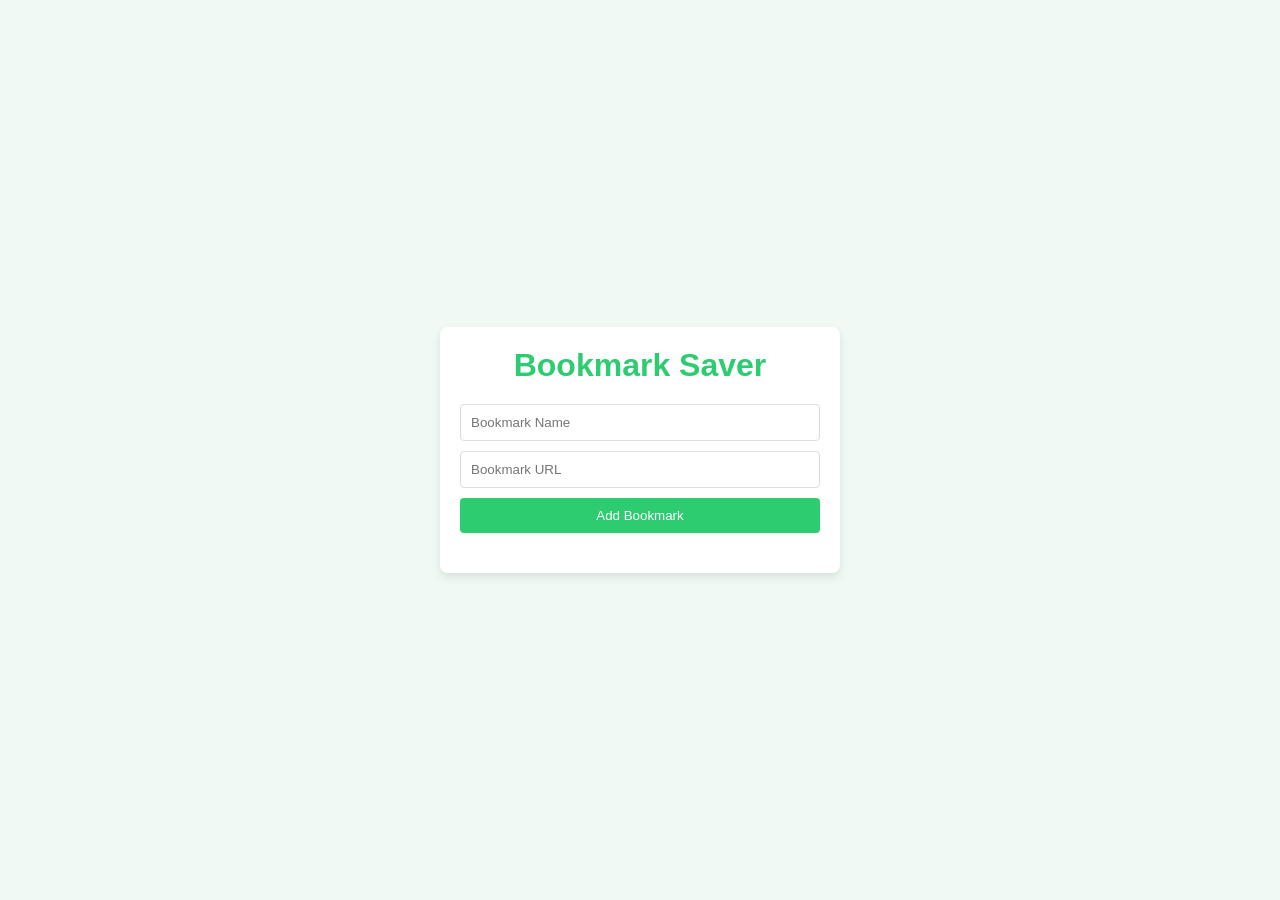
<file: bookmaker/index.html>
<!DOCTYPE html>
<html lang="en">
  <head>
    <meta charset="UTF-8" />
    <meta name="viewport" content="width=device-width, initial-scale=1.0" />
    <title>Bookmark Saver</title>
    <link rel="stylesheet" href="./style.css" />
  </head>
  <body>
    <div class="app-container">
      <h1>Bookmark Saver</h1>
      <div class="input-container">
        <input type="text" id="bookmark-name" placeholder="Bookmark Name" />
        <input type="url" id="bookmark-url" placeholder="Bookmark URL" />
        <button id="add-bookmark">Add Bookmark</button>
      </div>

      <ul id="bookmark-list"></ul>
    </div>

    <script src="./script.js"></script>
  </body>
</html>
</file>
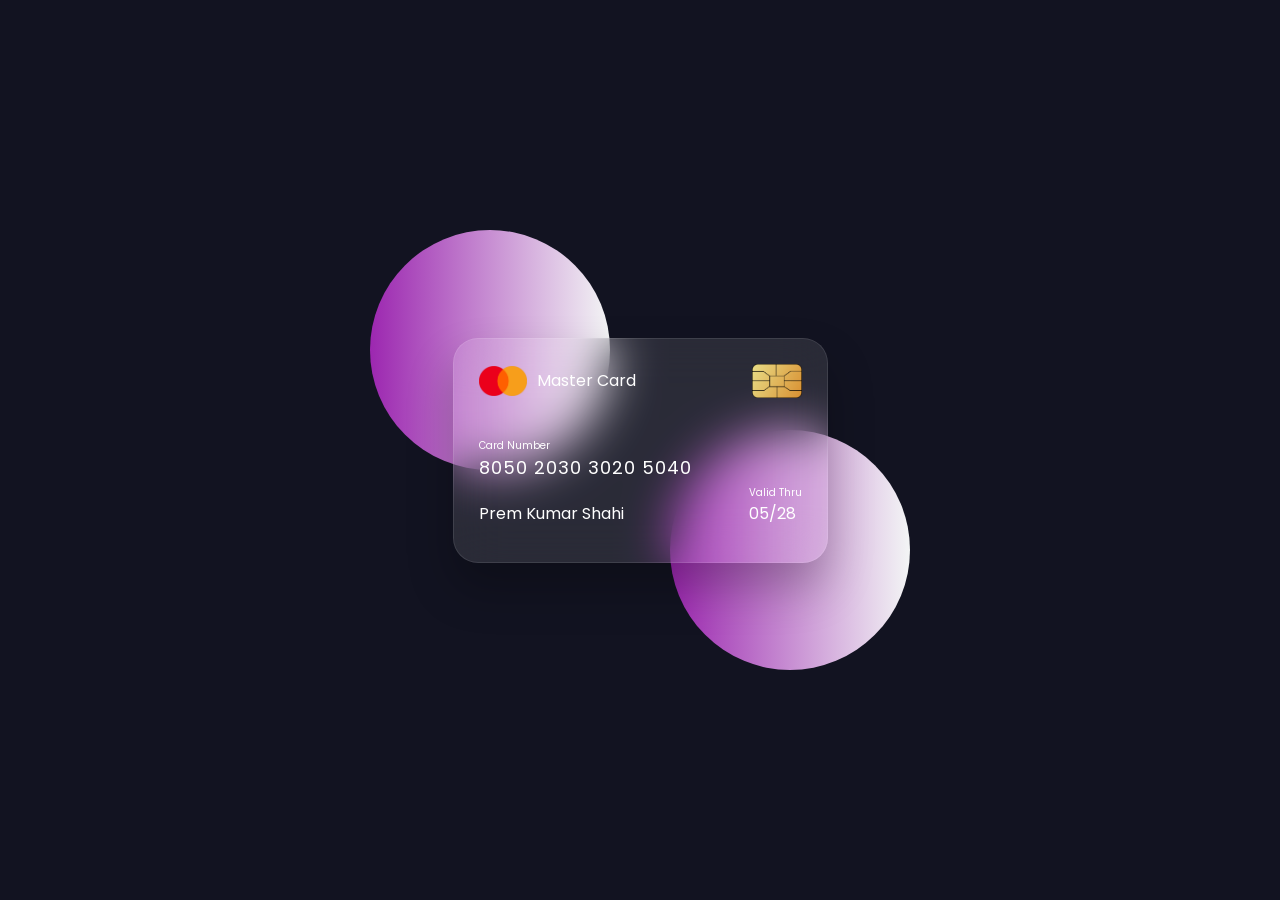
<file: card project/index.html>
<!DOCTYPE html>
<html lang="en">

<head>
  <meta charset="UTF-8" />
  <meta name="viewport" content="width=device-width, initial-scale=1.0" />
  <title>Flipping Card UI Design</title>
  <link rel="stylesheet" href="./style.css" />
</head>

<body>
  <section>
    <div class="container">
      <div class="card front-face">
        <header>
          <span class="logo">
            <img src="./images/logo.png" alt="" />
            <h5>Master Card</h5>
          </span>
          <img src="images/chip.png" alt="" class="chip" />
        </header>

        <div class="card-details">
          <div class="name-number">
            <h6>Card Number</h6>
            <h5 class="number">8050 2030 3020 5040</h5>
            <h5 class="name">Prem Kumar Shahi</h5>
          </div>

          <div class="valid-date">
            <h6>Valid Thru</h6>
            <h5>05/28</h5>
          </div>
        </div>
      </div>

      <div class="card back-face">
        <h6>
          For customer service call +977 4343 3433 or email at
          mastercard@gmail.com
        </h6>
        <span class="magnetic-strip"></span>
        <div class="signature"><i>005</i></div>
        <h5>
          Lorem ipsum dolor sit amet, consectetur adipisicing elit. Officia
          maiores sed doloremque nesciunt neque beatae voluptatibus doloribus.
          Libero et quis magni magnam nihil temporibus? Facere consectetur
          dolore reiciendis et veniam.
        </h5>
      </div>
    </div>
  </section>
</body>

</html>
</file>
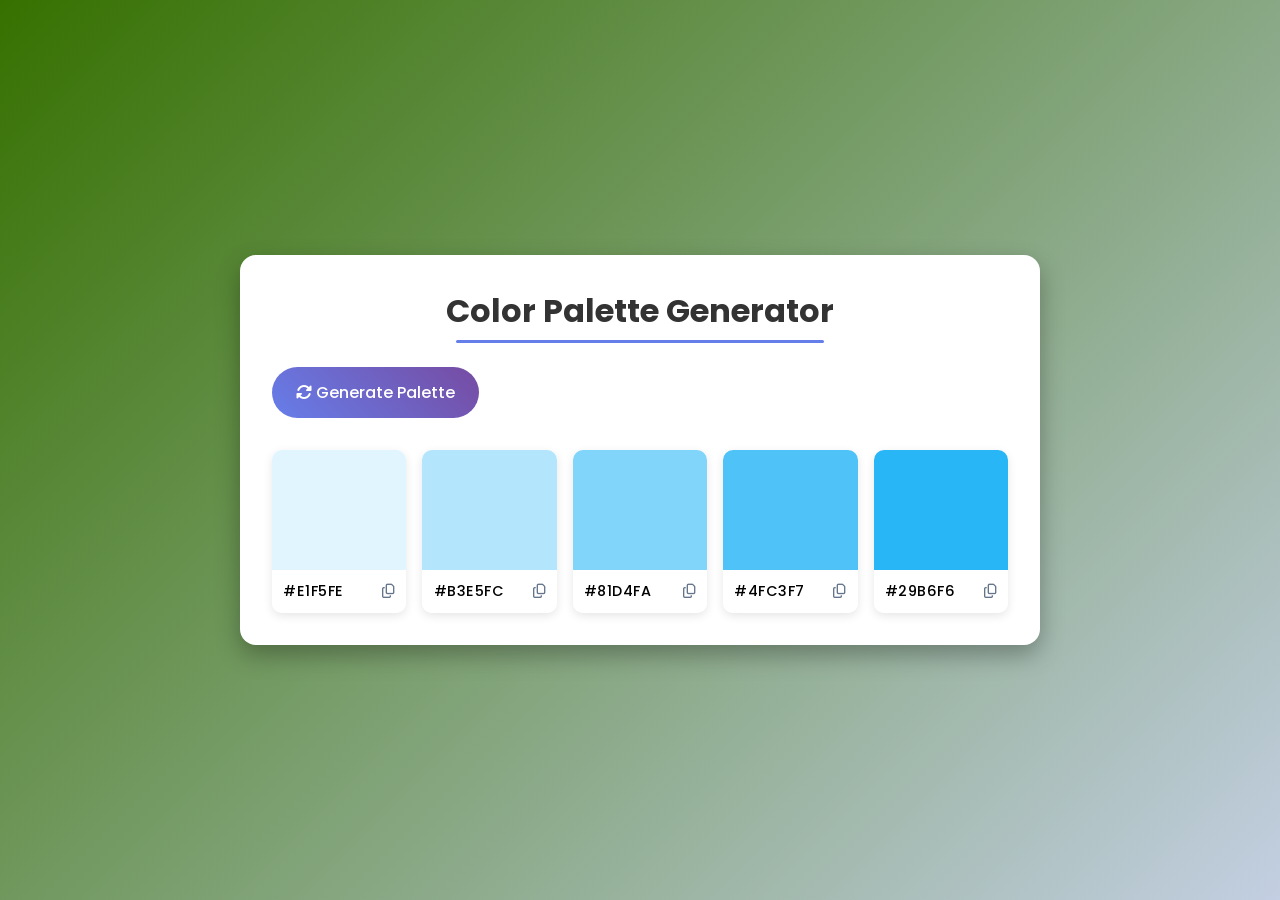
<file: colorgenerator/index.html>
<!DOCTYPE html>
<html lang="en">
  <head>
    <meta charset="UTF-8" />
    <meta name="viewport" content="width=device-width, initial-scale=1.0" />
    <title>Color Palette Generator</title>
    <link
      rel="stylesheet"
      href="https://cdnjs.cloudflare.com/ajax/libs/font-awesome/6.7.2/css/all.min.css"
      integrity="sha512-Evv84Mr4kqVGRNSgIGL/F/aIDqQb7xQ2vcrdIwxfjThSH8CSR7PBEakCr51Ck+w+/U6swU2Im1vVX0SVk9ABhg=="
      crossorigin="anonymous"
      referrerpolicy="no-referrer"
    />
    <link rel="stylesheet" href="./style.css" />
  </head>
  <body>
    <div class="container">
      <h1>Color Palette Generator</h1>

      <button id="generate-btn">
        <i class="fas fa-sync-alt"></i>
        Generate Palette
      </button>

      <div class="palette-container">
        <!-- COLOR BOX 1 -->
        <div class="color-box">
          <div class="color" style="background-color: #e1f5fe"></div>
          <div class="color-info">
            <span class="hex-value">#E1F5FE</span>
            <i class="far fa-copy copy-btn" title="Copy to clipboard"></i>
          </div>
        </div>
        <!-- COLOR BOX 2 -->
        <div class="color-box">
          <div class="color" style="background-color: #b3e5fc"></div>
          <div class="color-info">
            <span class="hex-value">#B3E5FC</span>
            <i class="far fa-copy copy-btn" title="Copy to clipboard"></i>
          </div>
        </div>
        <!-- COLOR BOX 3 -->
        <div class="color-box">
          <div class="color" style="background-color: #81d4fa"></div>
          <div class="color-info">
            <span class="hex-value">#81D4FA</span>
            <i class="far fa-copy copy-btn" title="Copy to clipboard"></i>
          </div>
        </div>
        <!-- COLOR BOX 4 -->
        <div class="color-box">
          <div class="color" style="background-color: #4fc3f7"></div>
          <div class="color-info">
            <span class="hex-value">#4FC3F7</span>
            <i class="far fa-copy copy-btn" title="Copy to clipboard"></i>
          </div>
        </div>
        <!-- COLOR BOX 5 -->
        <div class="color-box">
          <div class="color" style="background-color: #29b6f6"></div>
          <div class="color-info">
            <span class="hex-value">#29B6F6</span>
            <i class="far fa-copy copy-btn" title="Copy to clipboard"></i>
          </div>
        </div>
      </div>
    </div>

    <script src="./script.js"></script>
  </body>
</html>
</file>
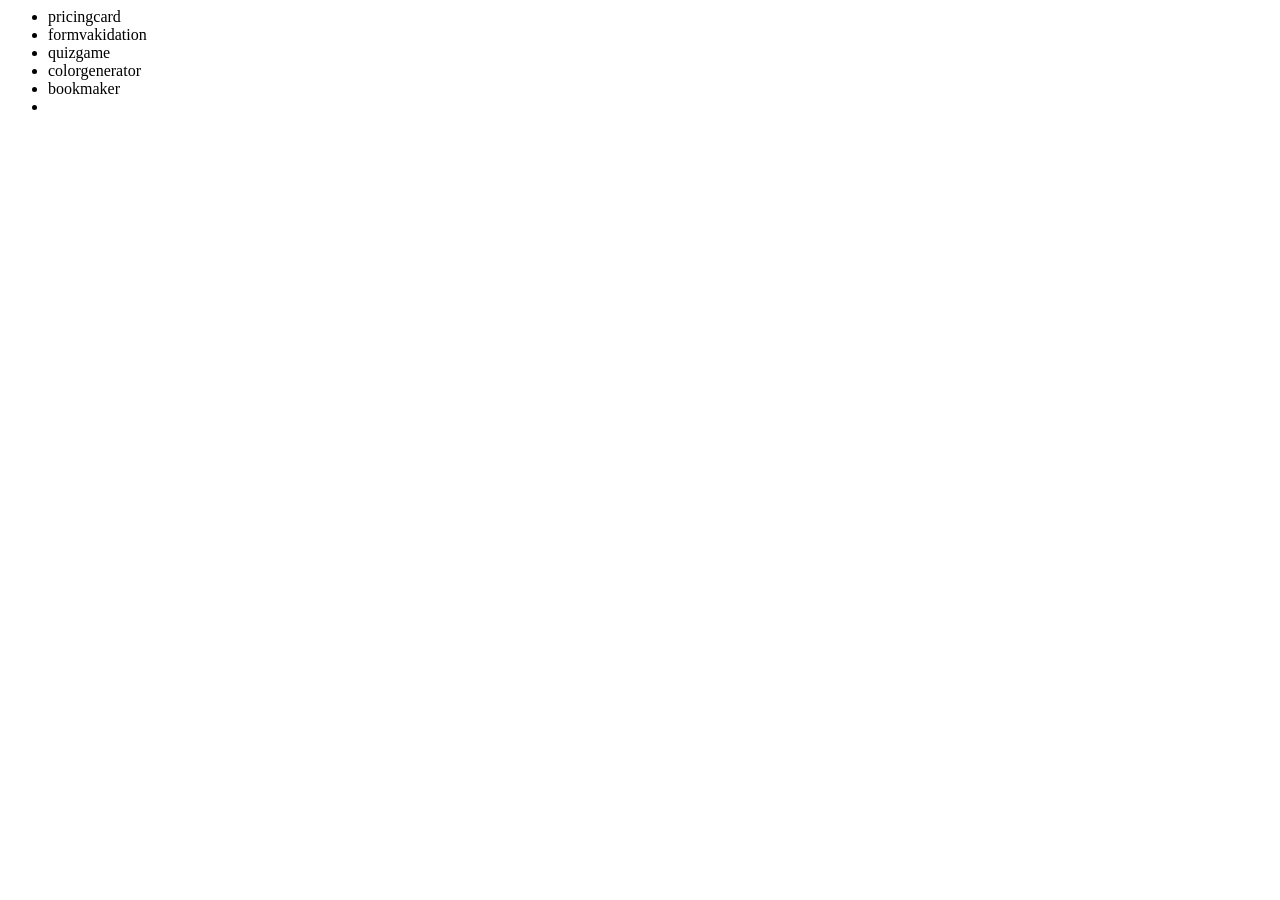
<file: dov/index.html>
<html lang="en">
<head>
    <meta charset="UTF-8">
    <meta name="viewport" content="width=device-width, initial-scale=1.0">
    <title>Document</title>
</head>
<body>
    <div>
        <ul>
            <li>pricingcard</li>
            <li>formvakidation</li>
            <li>quizgame</li>
            <li>colorgenerator</li>
            <li>bookmaker</li>
            <li></li>

        </ul>
    </div>
</body>
</html>
</file>
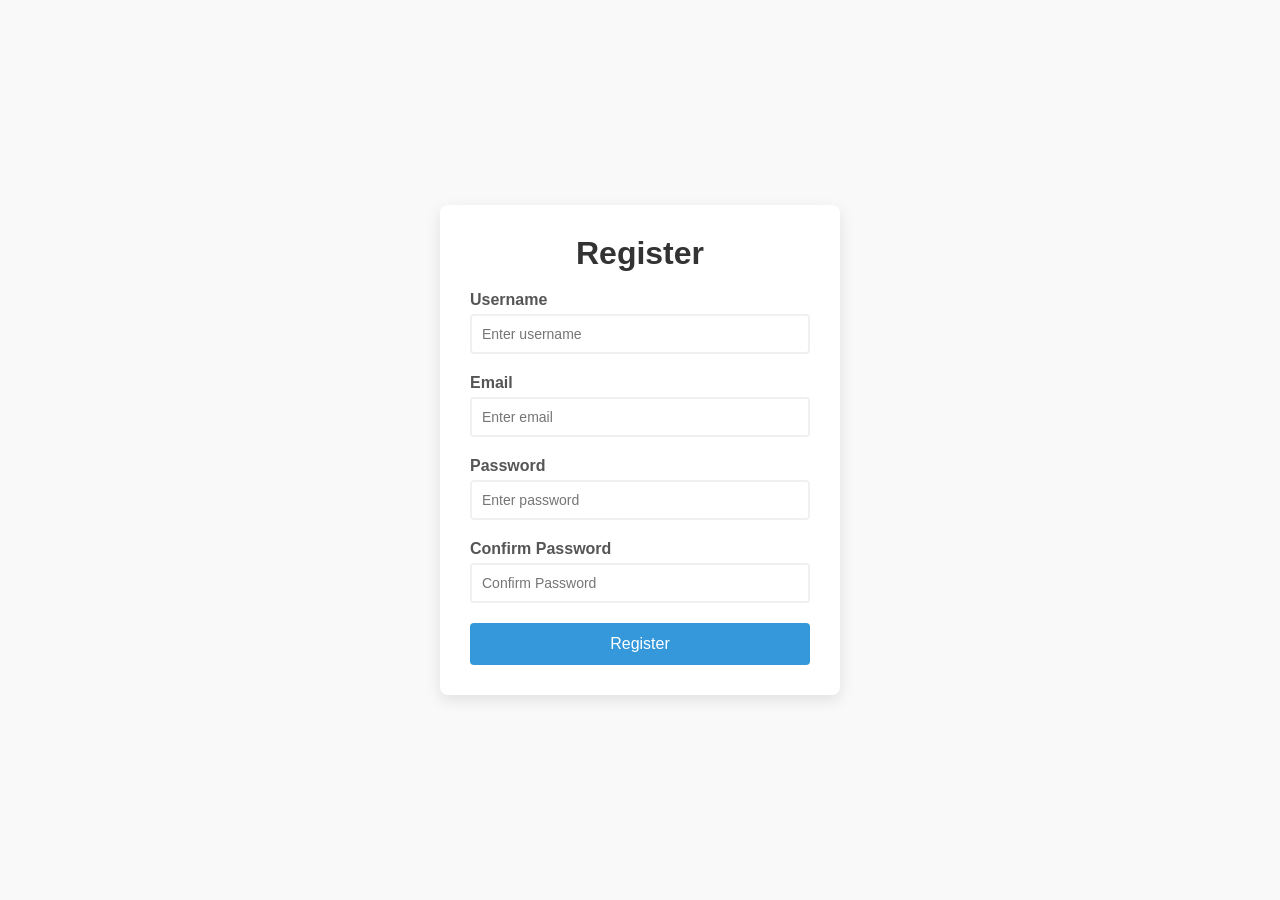
<file: formvalidation/index.html>
<!DOCTYPE html>
<html lang="en">
  <head>
    <meta charset="UTF-8" />
    <meta name="viewport" content="width=device-width, initial-scale=1.0" />
    <title>Form Validator</title>
    <link rel="stylesheet" href="./style.css" />
  </head>
  <body>
    <div class="container">
      <form id="registration-form">
        <h1>Register</h1>

        <!-- username -->
        <div class="form-group">
          <label for="username">Username</label>
          <input type="text" id="username" placeholder="Enter username" />
          <small></small>
        </div>
        <!-- email -->
        <div class="form-group">
          <label for="email">Email</label>
          <input type="email" id="email" placeholder="Enter email" />
          <small></small>
        </div>
        <!-- password -->
        <div class="form-group">
          <label for="password">Password</label>
          <input type="password" id="password" placeholder="Enter password" />
          <small></small>
        </div>
        <!-- confirm password -->
        <div class="form-group">
          <label for="confirmPassword">Confirm Password</label>
          <input type="password" id="confirmPassword" placeholder="Confirm Password" />
          <small></small>
        </div>
        <!-- submit btn -->
        <button type="submit">Register</button>
      </form>
    </div>

    <script src="./script.js"></script>
  </body>
</html>
</file>
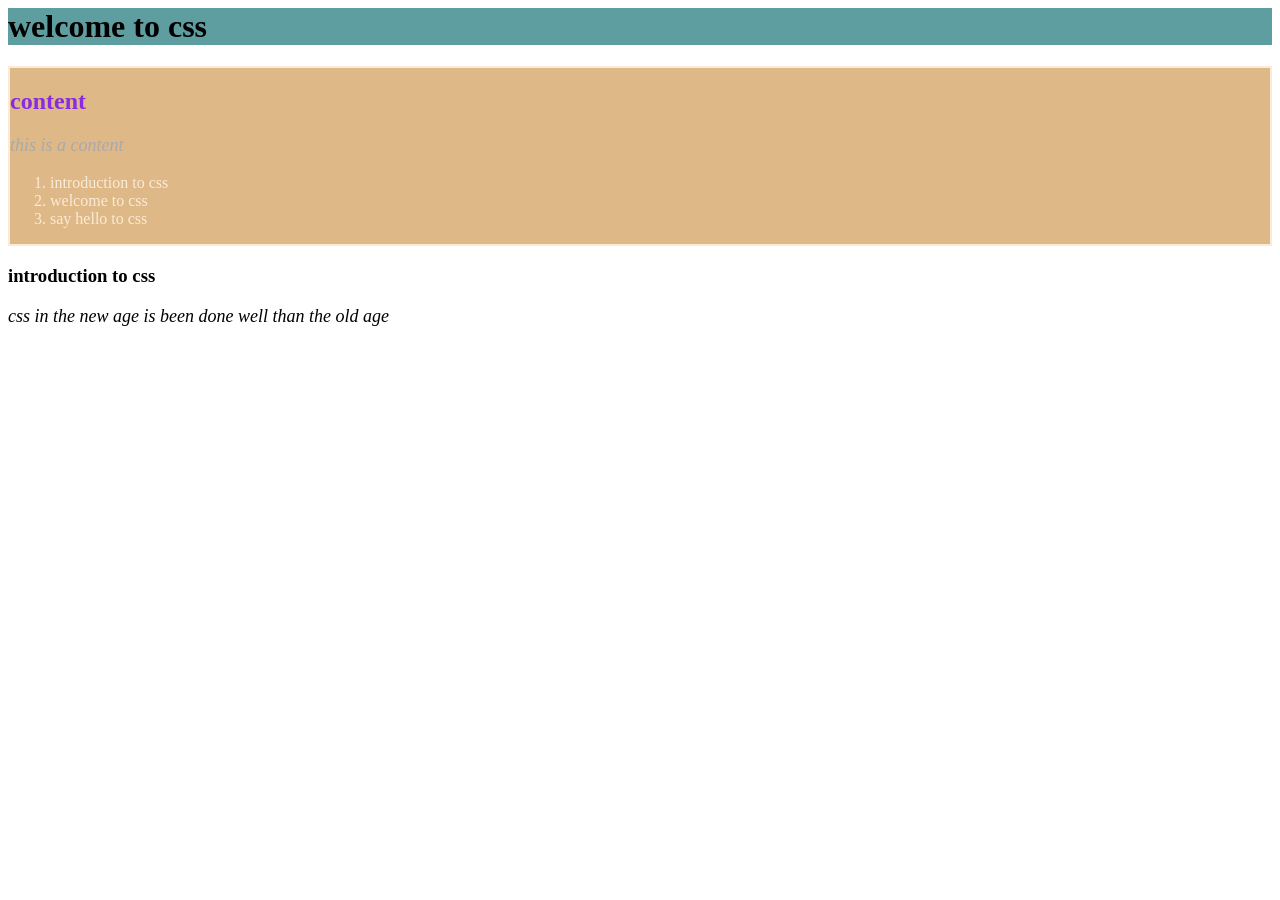
<file: linking-css-to-html/index.html>
<html lang="en">
<head>
    <meta charset="UTF-8">
    <meta name="viewport" content="width=device-width, initial-scale=1.0">
    <link rel="stylesheet" href="./css/stle.css">
    <style>
        section{
            color: antiquewhite;
            background-color: burlywood;
           border: 2px solid; 
        }
        p{
            font-size: large;
            font-style: italic;
        }
    </style>
    <title>Document</title>
</head>
<body>
    <h1 style="background-color: cadetblue;">welcome to css</h1>
    <section>
        <h2>content</h2>
        <p style="color: darkgray;">this is a content</p>
        <ol>
            <li>introduction to css</li>
            <li> welcome to css</li>
            <li>say hello to css</li>
        </ol>
    </section>
    <article>
        <h3 id="intro-id">introduction to css</h3>
        <p class="intro-clsss-p"> css in the new age is been done well than the old age</p>
    </article>
</body>
</html>
</file>
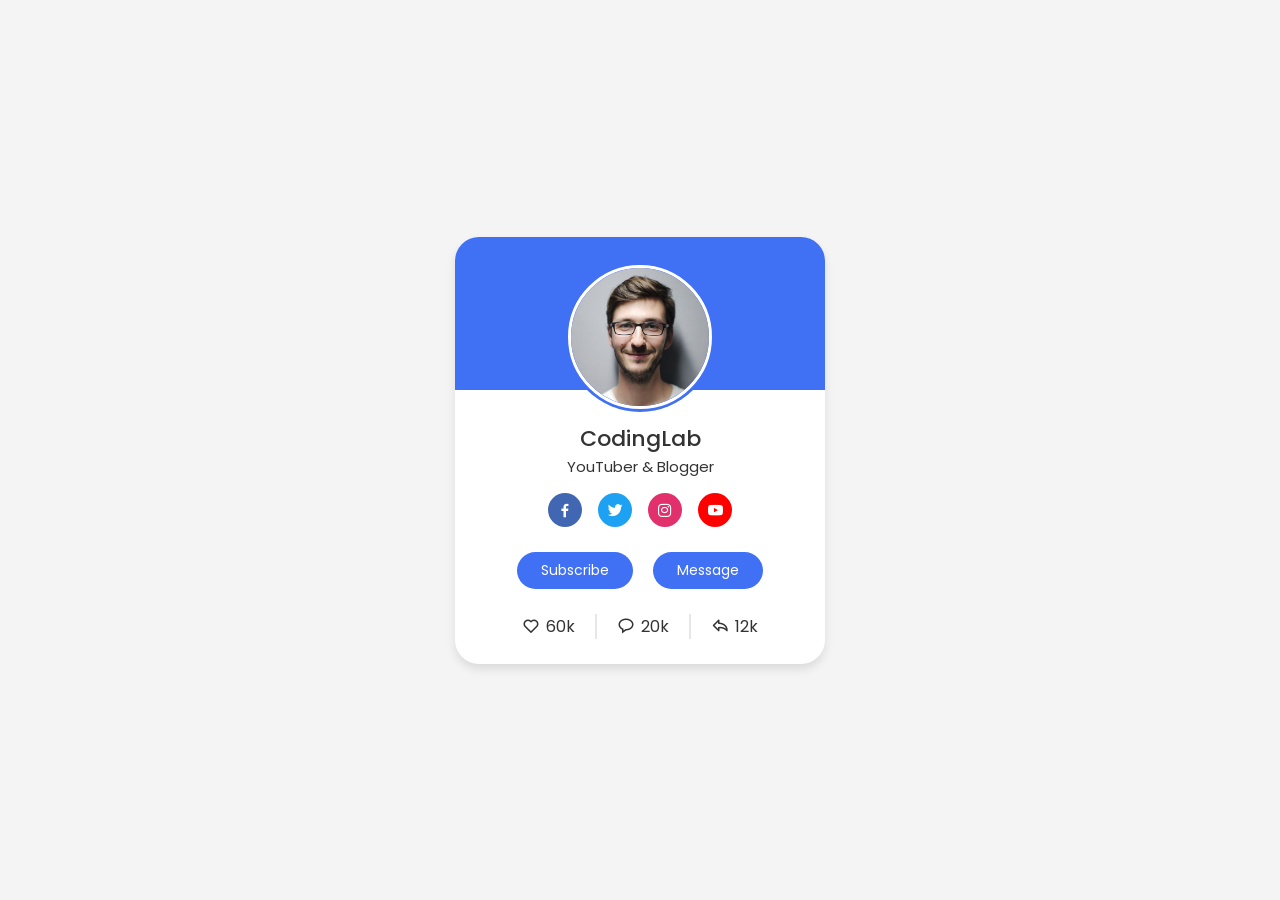
<file: profile card/index.html>
<!DOCTYPE html>
<html lang="en">

<head>
  <meta charset="UTF-8" />
  <meta http-equiv="X-UA-Compatible" content="IE=edge" />
  <meta name="viewport" content="width=device-width, initial-scale=1.0" />
  <title>Profile Card UI Design</title>
  <!-- CSS -->
  <link rel="stylesheet" href="./style.css" />
  <!-- Boxicons CSS -->
  <link href="https://unpkg.com/boxicons@2.1.2/css/boxicons.min.css" rel="stylesheet" />
</head>

<body>
  <div class="profile-card">
    <!-- Profile Image -->
    <div class="image">
      <img src="./profile.jpg" alt="Profile Image" class="profile-img" />
    </div>

    <!-- Profile Details -->
    <div class="text-data">
      <span class="name">CodingLab</span>
      <span class="job">YouTuber & Blogger</span>
    </div>

    <!-- Social Icons -->
    <div class="media-buttons">
      <a href="#" style="background: #4267b2" class="link">
        <i class="bx bxl-facebook"></i>
      </a>
      <a href="#" style="background: #1da1f2" class="link">
        <i class="bx bxl-twitter"></i>
      </a>
      <a href="#" style="background: #e1306c" class="link">
        <i class="bx bxl-instagram"></i>
      </a>
      <a href="#" style="background: #ff0000" class="link">
        <i class="bx bxl-youtube"></i>
      </a>
    </div>

    <!-- Subscribe and Message Buttons -->
    <div class="buttons">
      <button class="button">Subscribe</button>
      <button class="button">Message</button>
    </div>

    <!-- Analytics -->
    <div class="analytics">
      <div class="data">
        <i class="bx bx-heart"></i>
        <span class="number">60k</span>
      </div>
      <div class="data">
        <i class="bx bx-message-rounded"></i>
        <span class="number">20k</span>
      </div>
      <div class="data">
        <i class="bx bx-share"></i>
        <span class="number">12k</span>
      </div>
    </div>
  </div>
</body>

</html>
</file>
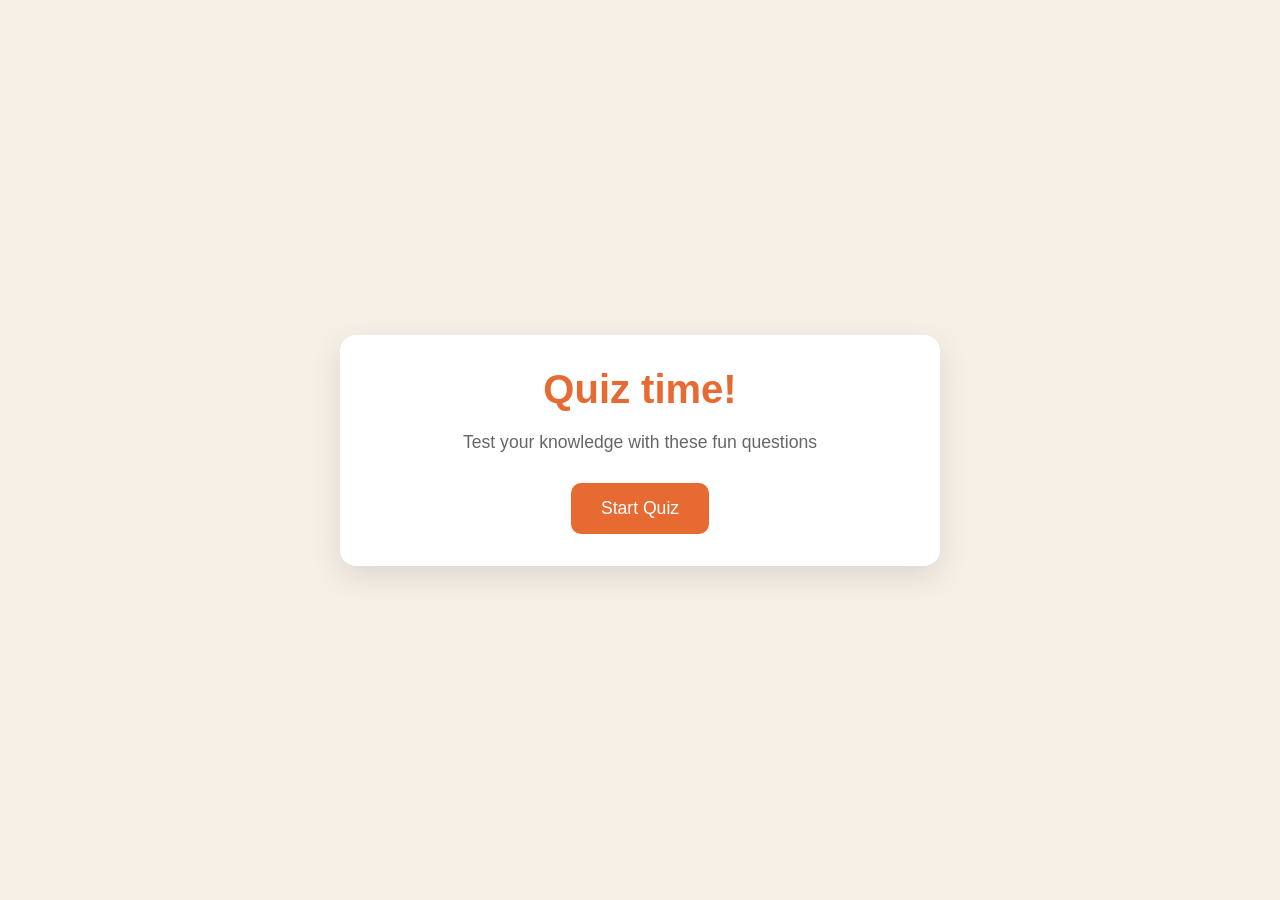
<file: quizgame/index.html>
<html lang="en">
<head>
    <meta charset="UTF-8">
    <meta name="viewport" content="width=device-width, initial-scale=1.0">
    <title>Quiz game</title>
    <link rel="stylesheet" href="./style.css">
</head>
<body>
    <div class="container">
        <div class="screen active" id="start-screen">
            <h1>Quiz time!</h1>
            <p>Test your knowledge with these fun questions</p>
            <button id="start-btn">Start Quiz</button>
        </div>

        <div class="screen" id="quiz-screen">
            <div class="quiz-header">
                <h2 id="question-text">Question goes here</h2>
                <div class="quiz-info">
                    <p>
                        Question <span id="current-question"></span> of <span>5</span>
                    </p>
                    <p>
                        Score: <span id="score">0</span>
                    </p>
                </div>
            </div>

          <div id="answer-container" class="answer-container">
            <!-- amswer button will be insterted here from our js code later at some point  -->
          </div>  
          <div class="progress-bar">
            <div id="progress" class="progress"></div>

          </div>
        </div>

        <div id="result-screen" class="screen">
        <h1>Quiz results</h1>
        <div class="result-info">
            <p>you scored <span id="final-score"></span> out of <span id="max-score">5</span></p>

            <div id="result-massage">good job</div>
        </div>
        <button id="restart-btn">restart Quiz</button>
        </div>
    </div>
    <script src="./script.js"></script>
</body>
</html>
</file>
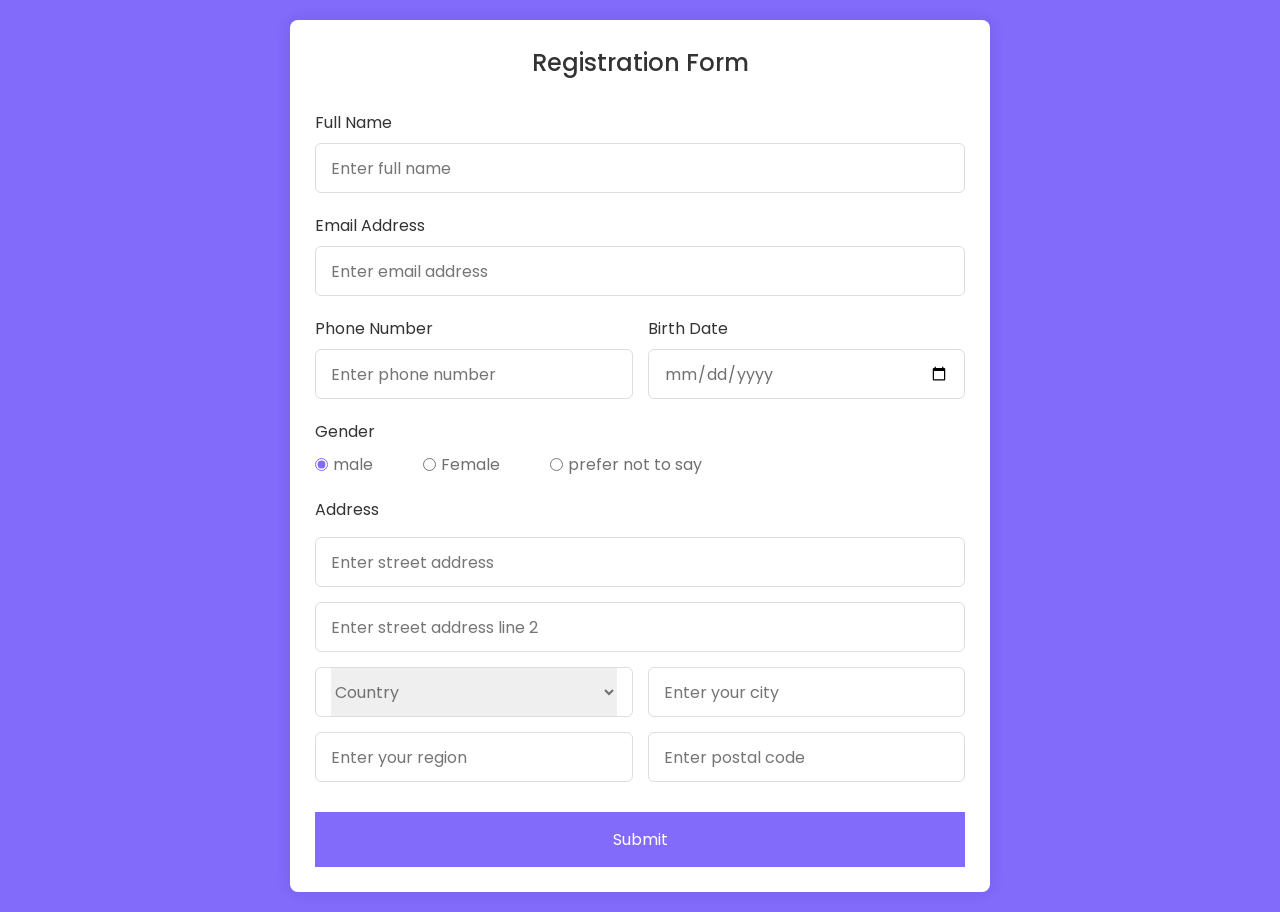
<file: registration form/index.html>
<!DOCTYPE html>
<!---Coding By CodingLab | www.codinglabweb.com--->
<html lang="en">
  <head>
    <meta charset="UTF-8" />
    <meta name="viewport" content="width=device-width, initial-scale=1.0" />
    <meta http-equiv="X-UA-Compatible" content="ie=edge" />
    <title>Registration Form in HTML CSS</title>
    <!---Custom CSS File--->
    <link rel="stylesheet" href="./style.css" />
  </head>
  <body>
    <section class="container">
      <header>Registration Form</header>
      <form action="#" class="form">
        <div class="input-box">
          <label>Full Name</label>
          <input type="text" placeholder="Enter full name" required />
        </div>

        <div class="input-box">
          <label>Email Address</label>
          <input type="text" placeholder="Enter email address" required />
        </div>

        <div class="column">
          <div class="input-box">
            <label>Phone Number</label>
            <input type="number" placeholder="Enter phone number" required />
          </div>
          <div class="input-box">
            <label>Birth Date</label>
            <input type="date" placeholder="Enter birth date" required />
          </div>
        </div>
        <div class="gender-box">
          <h3>Gender</h3>
          <div class="gender-option">
            <div class="gender">
              <input type="radio" id="check-male" name="gender" checked />
              <label for="check-male">male</label>
            </div>
            <div class="gender">
              <input type="radio" id="check-female" name="gender" />
              <label for="check-female">Female</label>
            </div>
            <div class="gender">
              <input type="radio" id="check-other" name="gender" />
              <label for="check-other">prefer not to say</label>
            </div>
          </div>
        </div>
        <div class="input-box address">
          <label>Address</label>
          <input type="text" placeholder="Enter street address" required />
          <input type="text" placeholder="Enter street address line 2" required />
          <div class="column">
            <div class="select-box">
              <select>
                <option hidden>Country</option>
                <option>America</option>
                <option>Japan</option>
                <option>India</option>
                <option>Nepal</option>
              </select>
            </div>
            <input type="text" placeholder="Enter your city" required />
          </div>
          <div class="column">
            <input type="text" placeholder="Enter your region" required />
            <input type="number" placeholder="Enter postal code" required />
          </div>
        </div>
        <button>Submit</button>
      </form>
    </section>
  </body>
</html>
</file>
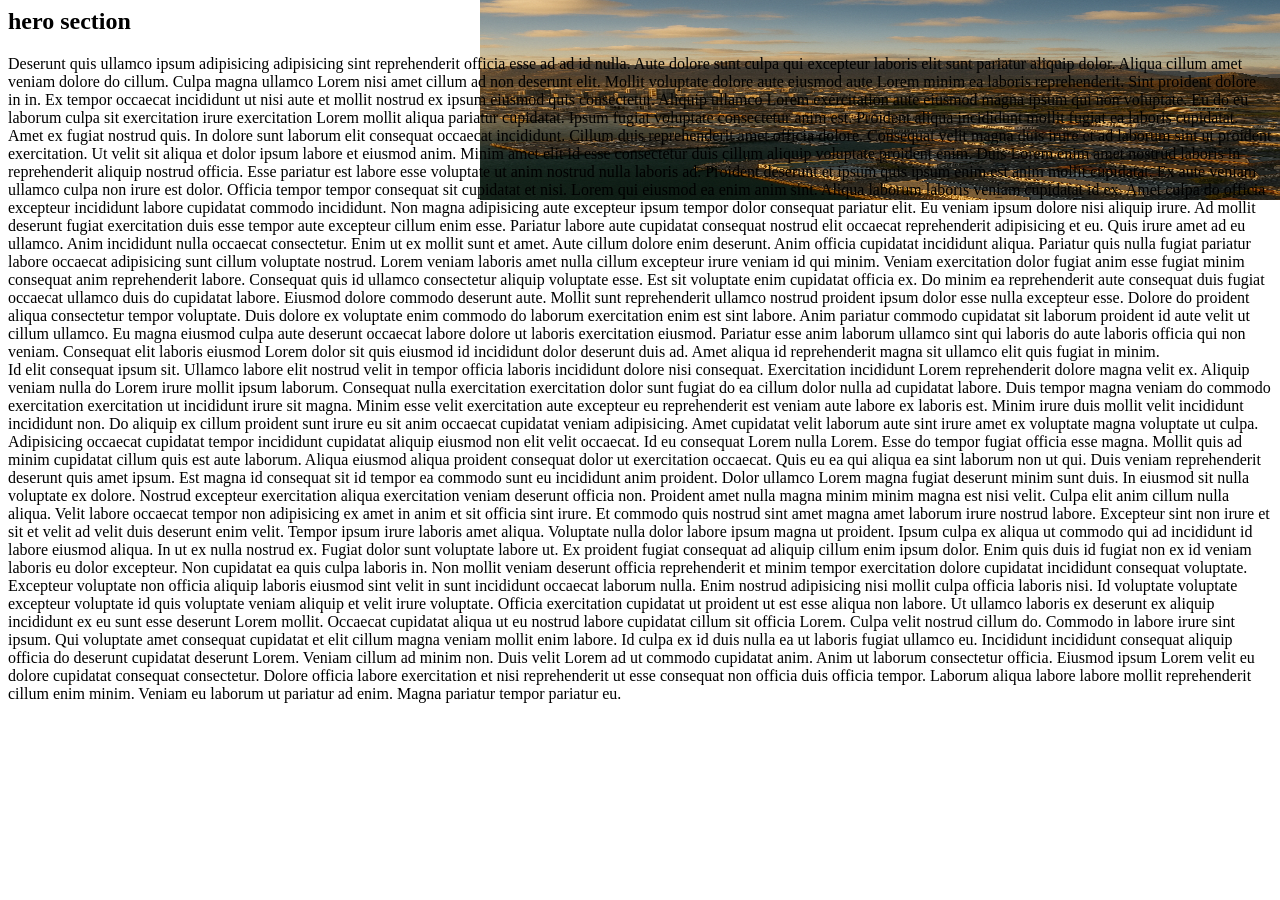
<file: css-background/background-image/index.html>
<html lang="en">
<head>
    <meta charset="UTF-8">
    <meta name="viewport" content="width=device-width, initial-scale=1.0">
    <link rel="stylesheet" href="./css/style.css">
    <title>background-image</title>
</head>
<body>
   <section>
    <h2>hero section</h2>
    <article>
     Deserunt quis ullamco ipsum adipisicing adipisicing sint reprehenderit officia esse ad ad id nulla. Aute dolore sunt culpa qui excepteur laboris elit sunt pariatur aliquip dolor. Aliqua cillum amet veniam dolore do cillum. Culpa magna ullamco Lorem nisi amet cillum ad non deserunt elit. Mollit voluptate dolore aute eiusmod aute Lorem minim ea laboris reprehenderit.

Sint proident dolore in in. Ex tempor occaecat incididunt ut nisi aute et mollit nostrud ex ipsum eiusmod quis consectetur. Aliquip ullamco Lorem exercitation aute eiusmod magna ipsum qui non voluptate. Eu do eu laborum culpa sit exercitation irure exercitation Lorem mollit aliqua pariatur cupidatat.

Ipsum fugiat voluptate consectetur anim est. Proident aliqua incididunt mollit fugiat ea laboris cupidatat. Amet ex fugiat nostrud quis. In dolore sunt laborum elit consequat occaecat incididunt.

Cillum duis reprehenderit amet officia dolore. Consequat velit magna duis irure et ad laborum sint ut proident exercitation. Ut velit sit aliqua et dolor ipsum labore et eiusmod anim. Minim amet elit id esse consectetur duis cillum aliquip voluptate proident enim. Duis Lorem enim amet nostrud laboris in reprehenderit aliquip nostrud officia.

Esse pariatur est labore esse voluptate ut anim nostrud nulla laboris ad. Proident deserunt et ipsum quis ipsum enim est anim mollit cupidatat. Ex aute veniam ullamco culpa non irure est dolor. Officia tempor tempor consequat sit cupidatat et nisi. Lorem qui eiusmod ea enim anim sint.

Aliqua laborum laboris veniam cupidatat id ex. Amet culpa do officia excepteur incididunt labore cupidatat commodo incididunt. Non magna adipisicing aute excepteur ipsum tempor dolor consequat pariatur elit. Eu veniam ipsum dolore nisi aliquip irure. Ad mollit deserunt fugiat exercitation duis esse tempor aute excepteur cillum enim esse.

Pariatur labore aute cupidatat consequat nostrud elit occaecat reprehenderit adipisicing et eu. Quis irure amet ad eu ullamco. Anim incididunt nulla occaecat consectetur. Enim ut ex mollit sunt et amet.

Aute cillum dolore enim deserunt. Anim officia cupidatat incididunt aliqua. Pariatur quis nulla fugiat pariatur labore occaecat adipisicing sunt cillum voluptate nostrud. Lorem veniam laboris amet nulla cillum excepteur irure veniam id qui minim.

Veniam exercitation dolor fugiat anim esse fugiat minim consequat anim reprehenderit labore. Consequat quis id ullamco consectetur aliquip voluptate esse. Est sit voluptate enim cupidatat officia ex. Do minim ea reprehenderit aute consequat duis fugiat occaecat ullamco duis do cupidatat labore. Eiusmod dolore commodo deserunt aute. Mollit sunt reprehenderit ullamco nostrud proident ipsum dolor esse nulla excepteur esse.

Dolore do proident aliqua consectetur tempor voluptate. Duis dolore ex voluptate enim commodo do laborum exercitation enim est sint labore. Anim pariatur commodo cupidatat sit laborum proident id aute velit ut cillum ullamco. Eu magna eiusmod culpa aute deserunt occaecat labore dolore ut laboris exercitation eiusmod. Pariatur esse anim laborum ullamco sint qui laboris do aute laboris officia qui non veniam. Consequat elit laboris eiusmod Lorem dolor sit quis eiusmod id incididunt dolor deserunt duis ad. Amet aliqua id reprehenderit magna sit ullamco elit quis fugiat in minim.   
    </article>
    <article>
        Id elit consequat ipsum sit. Ullamco labore elit nostrud velit in tempor officia laboris incididunt dolore nisi consequat. Exercitation incididunt Lorem reprehenderit dolore magna velit ex. Aliquip veniam nulla do Lorem irure mollit ipsum laborum. Consequat nulla exercitation exercitation dolor sunt fugiat do ea cillum dolor nulla ad cupidatat labore. Duis tempor magna veniam do commodo exercitation exercitation ut incididunt irure sit magna. Minim esse velit exercitation aute excepteur eu reprehenderit est veniam aute labore ex laboris est.

Minim irure duis mollit velit incididunt incididunt non. Do aliquip ex cillum proident sunt irure eu sit anim occaecat cupidatat veniam adipisicing. Amet cupidatat velit laborum aute sint irure amet ex voluptate magna voluptate ut culpa. Adipisicing occaecat cupidatat tempor incididunt cupidatat aliquip eiusmod non elit velit occaecat. Id eu consequat Lorem nulla Lorem. Esse do tempor fugiat officia esse magna.

Mollit quis ad minim cupidatat cillum quis est aute laborum. Aliqua eiusmod aliqua proident consequat dolor ut exercitation occaecat. Quis eu ea qui aliqua ea sint laborum non ut qui. Duis veniam reprehenderit deserunt quis amet ipsum.

Est magna id consequat sit id tempor ea commodo sunt eu incididunt anim proident. Dolor ullamco Lorem magna fugiat deserunt minim sunt duis. In eiusmod sit nulla voluptate ex dolore. Nostrud excepteur exercitation aliqua exercitation veniam deserunt officia non.

Proident amet nulla magna minim minim magna est nisi velit. Culpa elit anim cillum nulla aliqua. Velit labore occaecat tempor non adipisicing ex amet in anim et sit officia sint irure. Et commodo quis nostrud sint amet magna amet laborum irure nostrud labore. Excepteur sint non irure et sit et velit ad velit duis deserunt enim velit. Tempor ipsum irure laboris amet aliqua. Voluptate nulla dolor labore ipsum magna ut proident.

Ipsum culpa ex aliqua ut commodo qui ad incididunt id labore eiusmod aliqua. In ut ex nulla nostrud ex. Fugiat dolor sunt voluptate labore ut. Ex proident fugiat consequat ad aliquip cillum enim ipsum dolor.

Enim quis duis id fugiat non ex id veniam laboris eu dolor excepteur. Non cupidatat ea quis culpa laboris in. Non mollit veniam deserunt officia reprehenderit et minim tempor exercitation dolore cupidatat incididunt consequat voluptate. Excepteur voluptate non officia aliquip laboris eiusmod sint velit in sunt incididunt occaecat laborum nulla. Enim nostrud adipisicing nisi mollit culpa officia laboris nisi. Id voluptate voluptate excepteur voluptate id quis voluptate veniam aliquip et velit irure voluptate. Officia exercitation cupidatat ut proident ut est esse aliqua non labore.

Ut ullamco laboris ex deserunt ex aliquip incididunt ex eu sunt esse deserunt Lorem mollit. Occaecat cupidatat aliqua ut eu nostrud labore cupidatat cillum sit officia Lorem. Culpa velit nostrud cillum do.

Commodo in labore irure sint ipsum. Qui voluptate amet consequat cupidatat et elit cillum magna veniam mollit enim labore. Id culpa ex id duis nulla ea ut laboris fugiat ullamco eu. Incididunt incididunt consequat aliquip officia do deserunt cupidatat deserunt Lorem. Veniam cillum ad minim non. Duis velit Lorem ad ut commodo cupidatat anim. Anim ut laborum consectetur officia.

Eiusmod ipsum Lorem velit eu dolore cupidatat consequat consectetur. Dolore officia labore exercitation et nisi reprehenderit ut esse consequat non officia duis officia tempor. Laborum aliqua labore labore mollit reprehenderit cillum enim minim. Veniam eu laborum ut pariatur ad enim. Magna pariatur tempor pariatur eu.
    </article>
   </section> 
</body>
</html>
</file>
<file: bookmaker/style.css>
* {
  margin: 0;
  padding: 0;
  box-sizing: border-box;
}

body {
  font-family: sans-serif;
  background-color: #f0f9f4;
  color: #333;
  display: flex;
  justify-content: center;
  align-items: center;
  height: 100vh;
}

.app-container {
  background-color: #fff;
  padding: 20px;
  border-radius: 8px;
  box-shadow: 0 4px 10px rgba(0, 0, 0, 0.1);
  max-width: 400px;
  width: 90%;
  text-align: center;
}

h1 {
  color: #2ecc71;
  margin-bottom: 20px;
}

.input-container {
  display: flex;
  flex-direction: column;
  gap: 10px;
  margin-bottom: 20px;
}

input {
  padding: 10px;
  border-radius: 4px;
  border: 1px solid #ddd;
}

button {
  padding: 10px;
  background-color: #2ecc71;
  color: white;
  border: none;
  border-radius: 4px;
  cursor: pointer;
  transition: background-color 0.3s ease;
}

button:hover {
  background-color: #27ae60;
}

#bookmark-list {
  list-style: none;
  padding: 0;
}

#bookmark-list li {
  background-color: #f9f9f9;
  padding: 10px;
  border: 1px solid #ddd;
  border-radius: 4px;
  margin-bottom: 10px;
  display: flex;
  justify-content: space-between;
  align-items: center;
}

#bookmark-list a {
  color: #2ecc71;
  text-decoration: none;
}

#bookmark-list button {
  background-color: #e74c3c;
  padding: 5px 10px;
}

#bookmark-list button:hover {
  background-color: #c0392b;
}
</file>
<file: card project/style.css>
/* Import Google Font - Poppins */
@import url("https://fonts.googleapis.com/css2?family=Poppins:wght@300;400;500;600&display=swap");

* {
  margin: 0;
  padding: 0;
  box-sizing: border-box;
  font-family: "Poppins", sans-serif;
}

section {
  position: relative;
  min-height: 100vh;
  width: 100%;
  background: #121321;
  display: flex;
  align-items: center;
  justify-content: center;
  color: #fff;
  perspective: 1000px;
}

section::before {
  content: "";
  position: absolute;
  height: 240px;
  width: 240px;
  border-radius: 50%;
  transform: translate(-150px, -100px);
  background: linear-gradient(90deg, #9c27b0, #f3f5f5);
}

section::after {
  content: "";
  position: absolute;
  height: 240px;
  width: 240px;
  border-radius: 50%;
  transform: translate(150px, 100px);
  background: linear-gradient(90deg, #9c27b0, #f3f5f5);
}

.container {
  position: relative;
  height: 225px;
  width: 375px;
  z-index: 100;
  transition: 0.6s;
  transform-style: preserve-3d;
}

.container:hover {
  transform: rotateY(180deg);
}

.container .card {
  position: absolute;
  height: 100%;
  width: 100%;
  padding: 25px;
  border-radius: 25px;
  backdrop-filter: blur(25px);
  background: rgba(255, 255, 255, 0.1);
  box-shadow: 0 25px 45px rgba(0, 0, 0, 0.25);
  border: 1px solid rgba(255, 255, 255, 0.1);
  backface-visibility: hidden; /* Ensure backface-visibility is set */
  transform-style: preserve-3d;
}

.front-face {
  backface-visibility: hidden;
}

.front-face header,
.front-face .logo {
  display: flex;
  align-items: center;
}

.front-face header {
  justify-content: space-between;
}

.front-face .logo img {
  width: 48px;
  margin-right: 10px;
}

h5 {
  font-size: 16px;
  font-weight: 400;
}

.front-face .chip {
  width: 50px;
}

.front-face .card-details {
  display: flex;
  margin-top: 40px;
  align-items: flex-end;
  justify-content: space-between;
}

h6 {
  font-size: 10px;
  font-weight: 400;
}

h5.number {
  font-size: 18px;
  letter-spacing: 1px;
}

h5.name {
  margin-top: 20px;
}

.card.back-face {
  border: none;
  padding: 15px 25px 25px 25px;
  transform: rotateY(180deg);
  backface-visibility: hidden; /* Ensure backface-visibility is set */
}

.card.back-face h6 {
  font-size: 8px;
}

.card.back-face .magnetic-strip {
  position: absolute;
  top: 40px;
  left: 0;
  height: 45px;
  width: 100%;
  background: #000;
}

.card.back-face .signature {
  display: flex;
  justify-content: flex-end;
  align-items: center;
  margin-top: 80px;
  height: 40px;
  width: 85%;
  border-radius: 6px;
  background: repeating-linear-gradient(#fff,
      #fff 3px,
      #efefef 0px,
      #efefef 9px);
}

.signature i {
  color: #000;
  font-size: 12px;
  padding: 4px 6px;
  border-radius: 4px;
  background-color: #fff;
  margin-right: -30px;
  z-index: -1;
}

.card.back-face h5 {
  font-size: 8px;
  margin-top: 15px;
}
</file>
<file: colorgenerator/style.css>
/* Basic Reset */
@import url(https://fonts.googleapis.com/css?family=Poppins:100,100italic,200,200italic,300,300italic,regular,italic,500,500italic,600,600italic,700,700italic,800,800italic,900,900italic);

* {
  margin: 0;
  padding: 0;
  box-sizing: border-box;
  font-family: "Poppins", sans-serif;
}

body {
  background: linear-gradient(135deg, #367100, #c3cfe2);
  min-height: 100vh;
  display: flex;
  align-items: center;
  justify-content: center;
  padding: 20px;
}

.container {
  background-color: #fff;
  border-radius: 1rem;
  padding: 2rem;
  width: 100%;
  max-width: 800px;
  box-shadow: 0 10px 25px rgba(0, 0, 0, 0.3);
}

h1 {
  text-align: center;
  margin-bottom: 1.5rem;
  color: #333;
  position: relative;
  padding-bottom: 0.5rem;
}

h1::after {
  content: "";
  position: absolute;
  bottom: 0;
  left: 50%;
  transform: translateX(-50%);
  width: 50%;
  height: 3px;
  background-color: #667eea;
  border-radius: 2px;
}

#generate-btn {
  background: linear-gradient(45deg, #667eea, #764ba2);
  color: white;
  border: none;
  padding: 0.8rem 1.5rem;
  border-radius: 50px;
  cursor: pointer;
  font-weight: 500;
  margin-bottom: 2rem;
  font-size: 1rem;
}

#generate-btn:hover {
  transform: translateY(-2px);
  box-shadow: 0 6px 10px rgba(102, 126, 234, 0.3);
}

#generate-btn:active {
  transform: translateY(0);
}

.palette-container {
  display: grid;
  gap: 1rem;
  grid-template-columns: repeat(auto-fit, minmax(130px, 1fr));
}

.color-box {
  border-radius: 10px;
  overflow: hidden;
  box-shadow: 0 3px 10px rgba(0, 0, 0, 0.1);
  transition: transform 0.2s;
}

.color-box:hover {
  transform: translateY(-5px);
}

.color {
  height: 120px;
  cursor: pointer;
}

.color-info {
  background-color: #fff;
  padding: 0.7rem;
  display: flex;
  align-items: center;
  justify-content: space-between;
  font-size: 0.9rem;
}

.hex-value {
  font-weight: 500;
  letter-spacing: 0.5px;
}

.copy-btn {
  cursor: pointer;
  color: #64748b;
  transition: color 0.2s;
}

.copy-btn:hover {
  color: #667eea;
}

@media (max-width: 768px) {
  .palette-container {
    grid-template-columns: repeat(auto-fit, minmax(100px, 1fr));
  }
}
</file>
<file: formvalidation/style.css>
* {
  margin: 0;
  padding: 0;
  box-sizing: border-box;
}

body {
  background-color: #f9f9f9;
  font-family: sans-serif;
  display: flex;
  align-items: center;
  justify-content: center;
  min-height: 100vh;
}

.container {
  background-color: #fff;
  border-radius: 8px;
  box-shadow: 0px 5px 15px rgba(0, 0, 0, 0.1);
  width: 100%;
  max-width: 400px;
  padding: 30px;
  overflow: hidden;
}

h1 {
  text-align: center;
  color: #333;
  margin-bottom: 1.2rem;
}

.form-group {
  margin-bottom: 20px;
  position: relative;
}

label {
  display: block;
  margin-bottom: 5px;
  color: #555;
  font-weight: bold;
}

input {
  border: 2px solid #f0f0f0;
  border-radius: 4px;
  display: block;
  width: 100%;
  padding: 10px;
  font-size: 14px;
  transition: border-color 0.3s;
}

input:focus {
  outline: none;
  border-color: #3498db;
}

small {
  visibility: hidden;
  position: absolute;
  bottom: -18px;
  left: 0;
  font-size: 12px;
}

button {
  cursor: pointer;
  background: #3498db;
  border: none;
  color: white;
  display: block;
  font-size: 1rem;
  margin-top: 20px;
  padding: 12px;
  border-radius: 4px;
  width: 100%;
  transition: background-color 0.3s;
}

button:hover {
  background-color: #2980b9;
}

.form-group.error input {
  border-color: #e74c3c;
}

.form-group.success input {
  border-color: #2ecc71;
}

.form-group.error small {
  visibility: visible;
  color: #e74c3c;
}
</file>
<file: linking-css-to-html/css/stle.css>
h2{
    color: blueviolet;
}

p{
    font-size: large;
    font-style: italic;
}
</file>
<file: profile card/style.css>
/* Google Fonts - Poppins */
@import url("https://fonts.googleapis.com/css2?family=Poppins:wght@300;400;500;600&display=swap");

* {
  margin: 0;
  padding: 0;
  box-sizing: border-box;
  font-family: "Poppins", sans-serif;
}

body {
  height: 100vh;
  display: flex;
  align-items: center;
  justify-content: center;
  background-color: #f4f4f4;
}

.profile-card {
  display: flex;
  flex-direction: column;
  align-items: center;
  max-width: 370px;
  width: 100%;
  background: #fff;
  border-radius: 24px;
  padding: 25px;
  box-shadow: 0 5px 10px rgba(0, 0, 0, 0.1);
  position: relative;
}

.profile-card::before {
  content: "";
  position: absolute;
  top: 0;
  left: 0;
  height: 36%;
  width: 100%;
  border-radius: 24px 24px 0 0;
  background-color: #4070f4;
}

.image {
  position: relative;
  height: 150px;
  width: 150px;
  border-radius: 50%;
  background-color: #4070f4;
  padding: 3px;
  margin-bottom: 10px;
}

.image .profile-img {
  height: 100%;
  width: 100%;
  object-fit: cover;
  border-radius: 50%;
  border: 3px solid #fff;
}

.profile-card .text-data {
  display: flex;
  flex-direction: column;
  align-items: center;
  color: #333;
}

.text-data .name {
  font-size: 22px;
  font-weight: 500;
}

.text-data .job {
  font-size: 15px;
  font-weight: 400;
}

.profile-card .media-buttons {
  display: flex;
  align-items: center;
  margin-top: 15px;
}

.media-buttons .link {
  display: flex;
  align-items: center;
  justify-content: center;
  color: #fff;
  font-size: 18px;
  height: 34px;
  width: 34px;
  border-radius: 50%;
  margin: 0 8px;
  background-color: #4070f4;
  text-decoration: none;
}

.profile-card .buttons {
  display: flex;
  align-items: center;
  margin-top: 25px;
}

.buttons .button {
  color: #fff;
  font-size: 14px;
  font-weight: 400;
  border: none;
  border-radius: 24px;
  margin: 0 10px;
  padding: 8px 24px;
  background-color: #4070f4;
  cursor: pointer;
  transition: all 0.3s ease;
}

.buttons .button:hover {
  background-color: #0e4bf1;
}

.profile-card .analytics {
  display: flex;
  align-items: center;
  margin-top: 25px;
}

.analytics .data {
  display: flex;
  align-items: center;
  color: #333;
  padding: 0 20px;
  border-right: 2px solid #e7e7e7;
}

.data i {
  font-size: 18px;
  margin-right: 6px;
}

.data:last-child {
  border-right: none;
}
</file>
<file: quizgame/style.css>
/* Basic Reset */

* {
  margin: 0;
  padding: 0;
  box-sizing: border-box;
}

body {
  background: #f5efe6;
  display: flex;
  justify-content: center;
  align-items: center;
  min-height: 100vh;
  padding: 1rem;
  font-family: sans-serif;
}

.container {
  background-color: white;
  border-radius: 1rem;
  box-shadow: 0 10px 30px rgba(0, 0, 0, 0.1);
  width: 100%;
  max-width: 600px;
  overflow: hidden;
  position: relative;
}

/* SCREENS */
.screen {
  display: none;
  padding: 2rem;
  text-align: center;
}

.screen.active {
  display: block;
}

/* START SCREEN */

#start-screen h1 {
  color: #e86a33;
  margin-bottom: 20px;
  font-size: 2.5rem;
}

#start-screen p {
  color: #666;
  margin-bottom: 30px;
  font-size: 1.1rem;
}

.quiz-header {
  margin-bottom: 1rem;
}

#question-text {
  color: #333;
  font-size: 1.5rem;
  margin-bottom: 1rem;
  line-height: 1.4;
}

.quiz-info {
  display: flex;
  justify-content: space-between;
  color: #666;
  margin-bottom: 10px;
}

.answers-container {
  display: flex;
  flex-direction: column;
  gap: 10px;
  margin-bottom: 25px;
}

.answer-btn {
  background-color: #f8f0e5;
  color: #333;
  border: 2px solid #eadbc8;
  border-radius: 10px;
  padding: 1rem;
  cursor: pointer;
  text-align: left;
  transition: all 0.3s ease;
}

.answer-btn:hover {
  background-color: #eadbc8;
  border-color: #dac0ae;
}

.answer-btn.correct {
  background-color: #e6fff0;
  border-color: #a3f0c4;
  color: #28a745;
}

.answer-btn.incorrect {
  background-color: #fff0f0;
  border-color: #ffbdbd;
  color: #dc3545;
}

.progress-bar {
  height: 10px;
  background-color: #f8f0e5;
  border-radius: 5px;
  overflow: hidden;
  margin-top: 20px;
}

.progress {
  height: 100%;
  background-color: #e86a33;
  width: 0%;
  transition: width 0.3s ease;
}

/* RESULT SCREEN */

#result-screen h1 {
  color: #e86a33;
  margin-bottom: 30px;
}

.result-info {
  background-color: #f8f0e5;
  border-radius: 10px;
  padding: 20px;
  margin-bottom: 30px;
}

.result-info p {
  font-size: 1.2rem;
  color: #333;
  margin-bottom: 1rem;
}

#result-message {
  font-size: 1.5rem;
  font-weight: 600;
  color: #e86a33;
}

button {
  background-color: #e86a33;
  color: white;
  border: none;
  border-radius: 10px;
  padding: 15px 30px;
  font-size: 1.1rem;
  cursor: pointer;
  transition: background-color 0.3s ease;
}

button:hover {
  background-color: #d45b28;
}

/* RESPONSIVE DESIGN */
@media (max-width: 500px) {
  /* when we hit 500px and below, implement the styles below */

  .screen {
    padding: 1rem;
  }

  #start-screen h1 {
    font-size: 2rem;
  }

  #question-text {
    font-size: 1.3rem;
  }

  .answer-btn {
    padding: 12px;
  }

  button {
    padding: 12px 25px;
    font-size: 1rem;
  }
}
</file>
<file: registration form/style.css>
/* Import Google font - Poppins */
@import url("https://fonts.googleapis.com/css2?family=Poppins:wght@200;300;400;500;600;700&display=swap");
* {
  margin: 0;
  padding: 0;
  box-sizing: border-box;
  font-family: "Poppins", sans-serif;
}
body {
  min-height: 100vh;
  display: flex;
  align-items: center;
  justify-content: center;
  padding: 20px;
  background: rgb(130, 106, 251);
}
.container {
  position: relative;
  max-width: 700px;
  width: 100%;
  background: #fff;
  padding: 25px;
  border-radius: 8px;
  box-shadow: 0 0 15px rgba(0, 0, 0, 0.1);
}
.container header {
  font-size: 1.5rem;
  color: #333;
  font-weight: 500;
  text-align: center;
}
.container .form {
  margin-top: 30px;
}
.form .input-box {
  width: 100%;
  margin-top: 20px;
}
.input-box label {
  color: #333;
}
.form :where(.input-box input, .select-box) {
  position: relative;
  height: 50px;
  width: 100%;
  outline: none;
  font-size: 1rem;
  color: #707070;
  margin-top: 8px;
  border: 1px solid #ddd;
  border-radius: 6px;
  padding: 0 15px;
}
.input-box input:focus {
  box-shadow: 0 1px 0 rgba(0, 0, 0, 0.1);
}
.form .column {
  display: flex;
  column-gap: 15px;
}
.form .gender-box {
  margin-top: 20px;
}
.gender-box h3 {
  color: #333;
  font-size: 1rem;
  font-weight: 400;
  margin-bottom: 8px;
}
.form :where(.gender-option, .gender) {
  display: flex;
  align-items: center;
  column-gap: 50px;
  flex-wrap: wrap;
}
.form .gender {
  column-gap: 5px;
}
.gender input {
  accent-color: rgb(130, 106, 251);
}
.form :where(.gender input, .gender label) {
  cursor: pointer;
}
.gender label {
  color: #707070;
}
.address :where(input, .select-box) {
  margin-top: 15px;
}
.select-box select {
  height: 100%;
  width: 100%;
  outline: none;
  border: none;
  color: #707070;
  font-size: 1rem;
}
.form button {
  height: 55px;
  width: 100%;
  color: #fff;
  font-size: 1rem;
  font-weight: 400;
  margin-top: 30px;
  border: none;
  cursor: pointer;
  transition: all 0.2s ease;
  background: rgb(130, 106, 251);
}
.form button:hover {
  background: rgb(88, 56, 250);
}
/*Responsive*/
@media screen and (max-width: 500px) {
  .form .column {
    flex-wrap: wrap;
  }
  .form :where(.gender-option, .gender) {
    row-gap: 15px;
  }
}
</file>
<file: css-background/background-image/css/style.css>
body{
    background-image: url(../image/cape-town.png);
    background-clip: padding-box;
    background-size: 800px 200px;
    background-repeat: no-repeat;
    background-attachment: fixed;
    background-position: top right;
}
</file>
